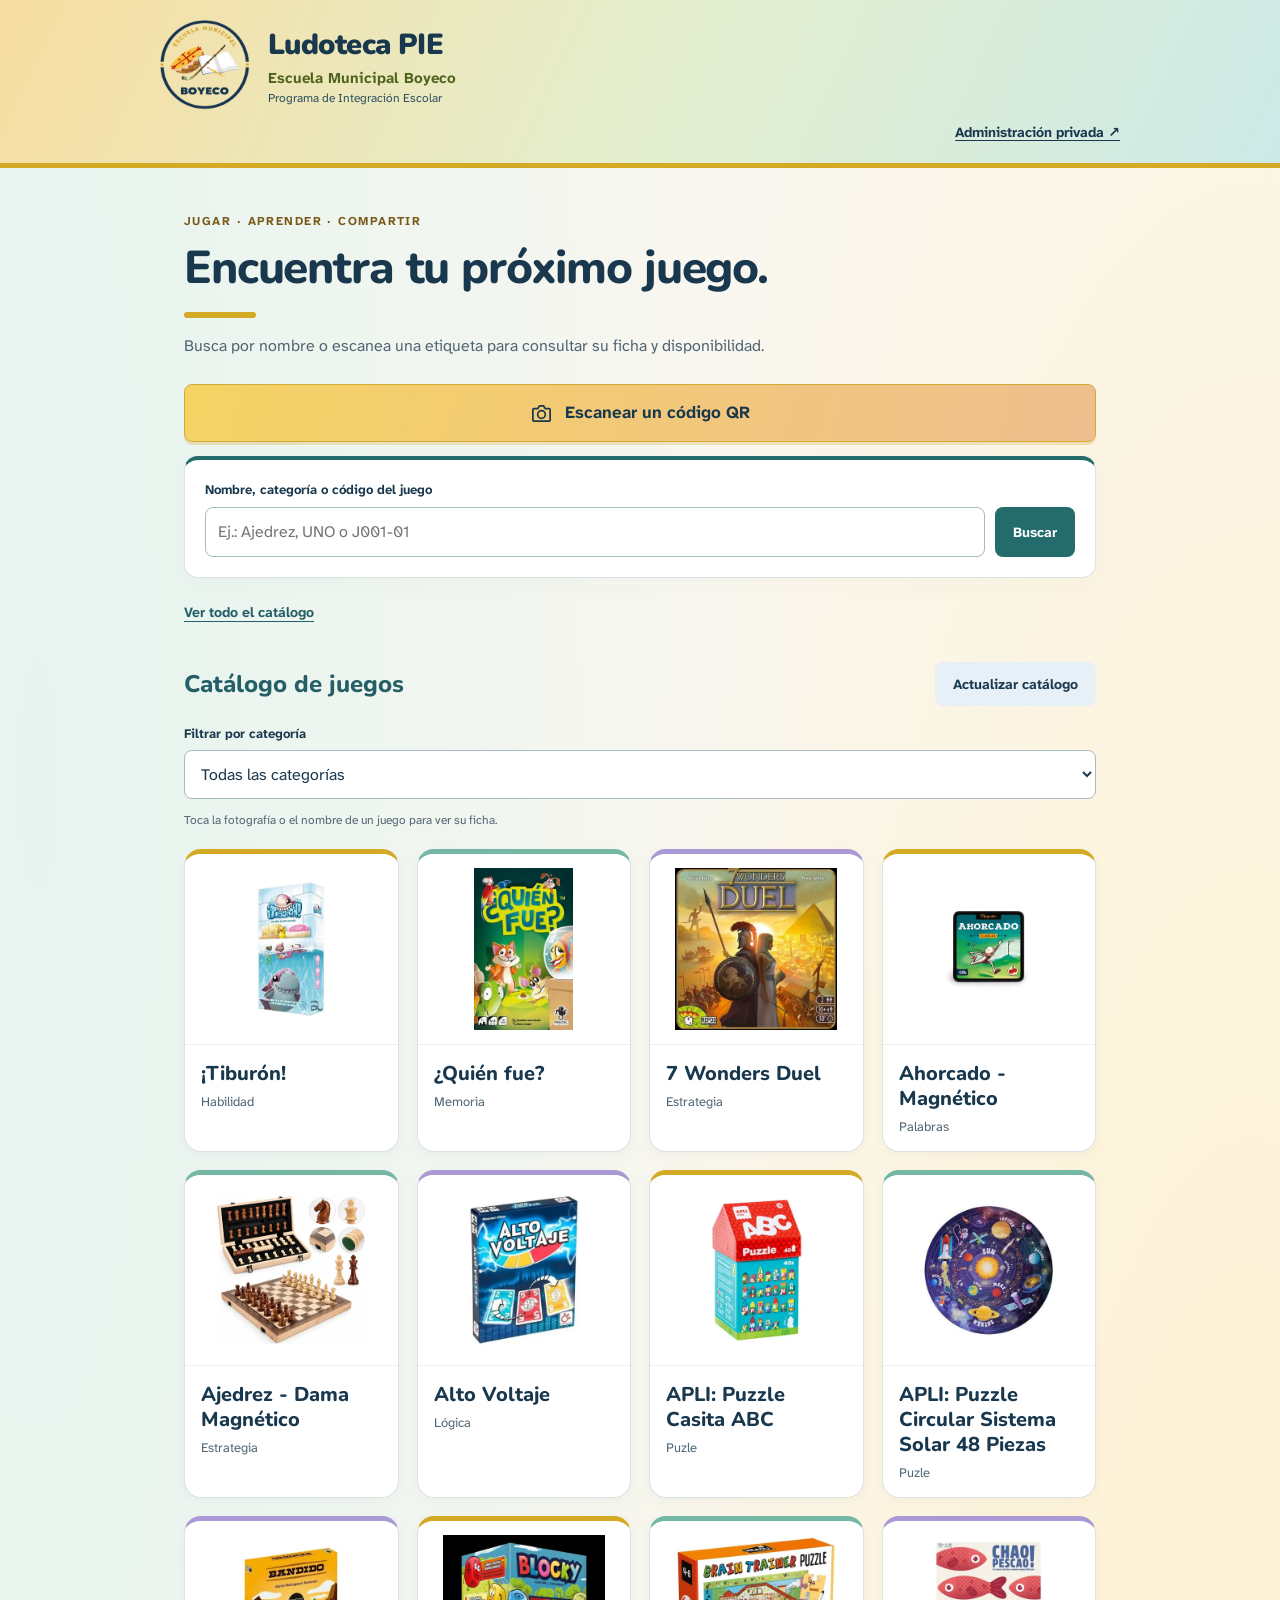
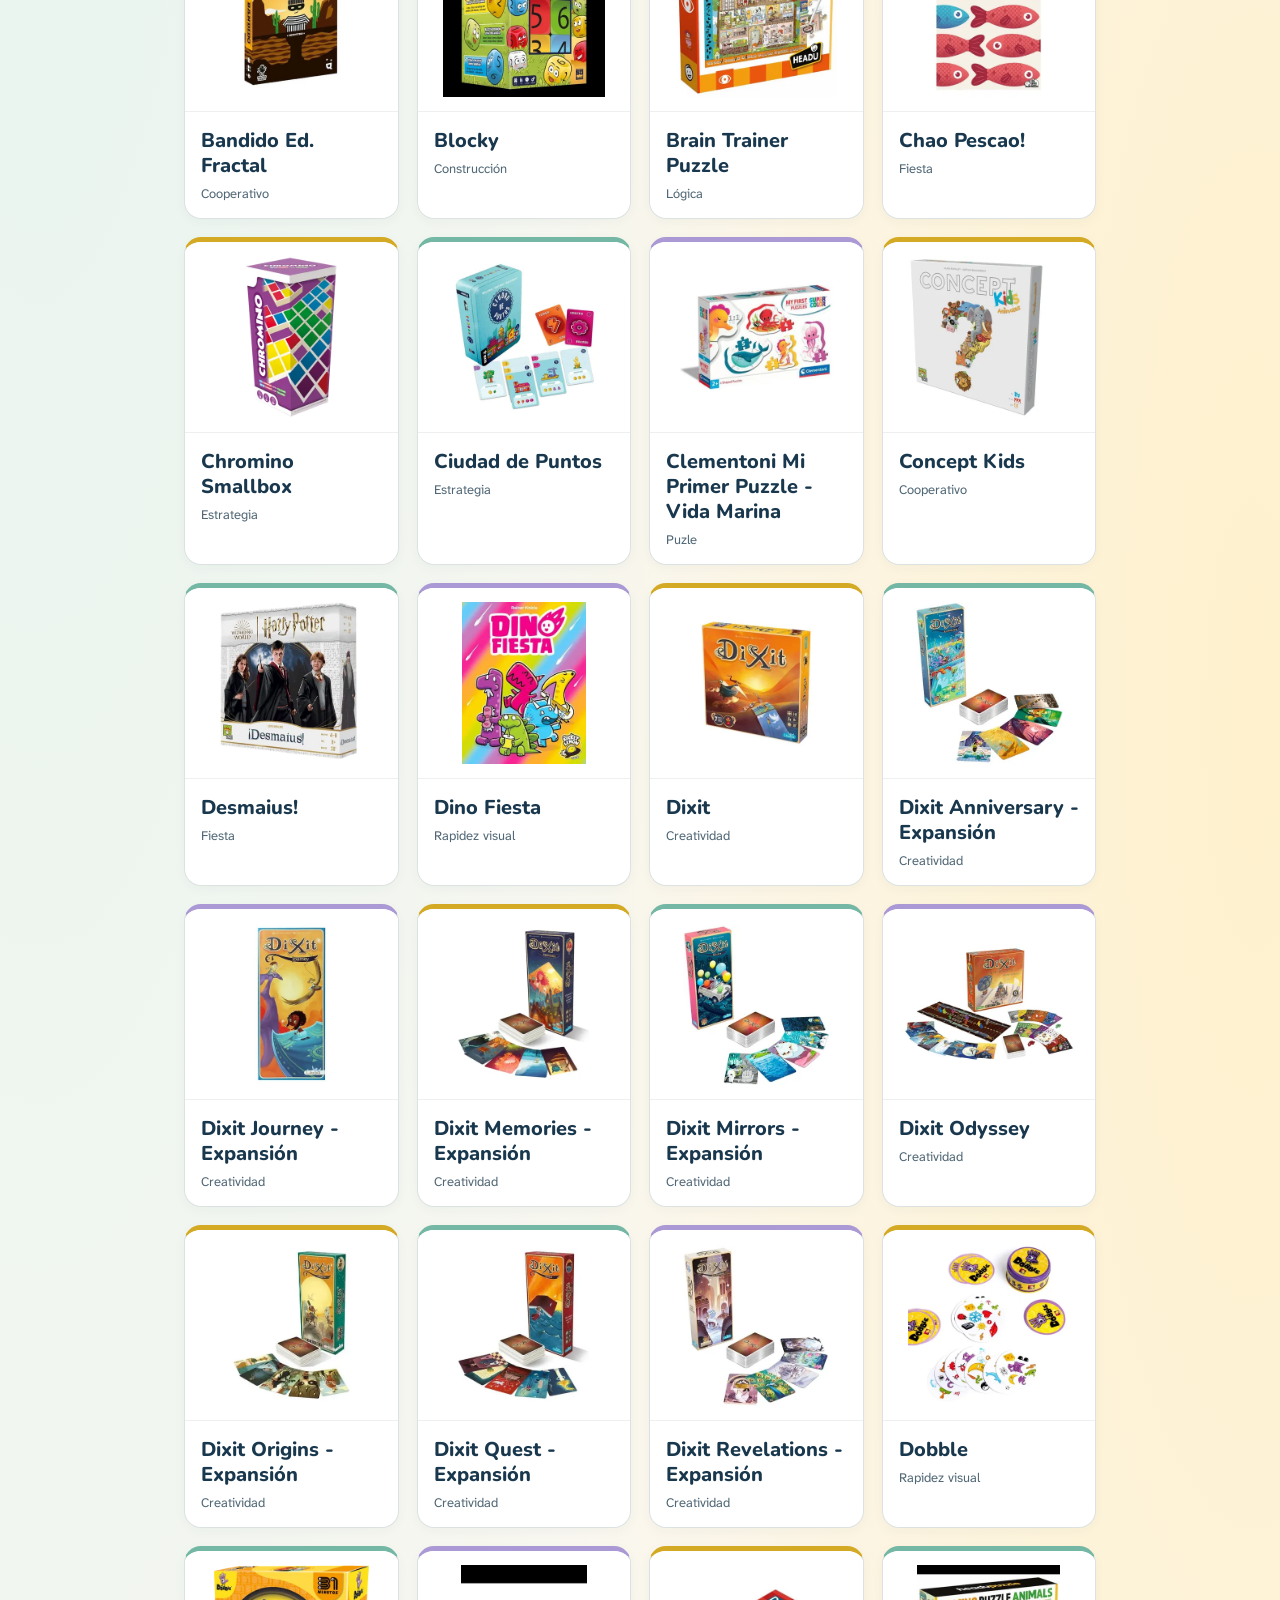
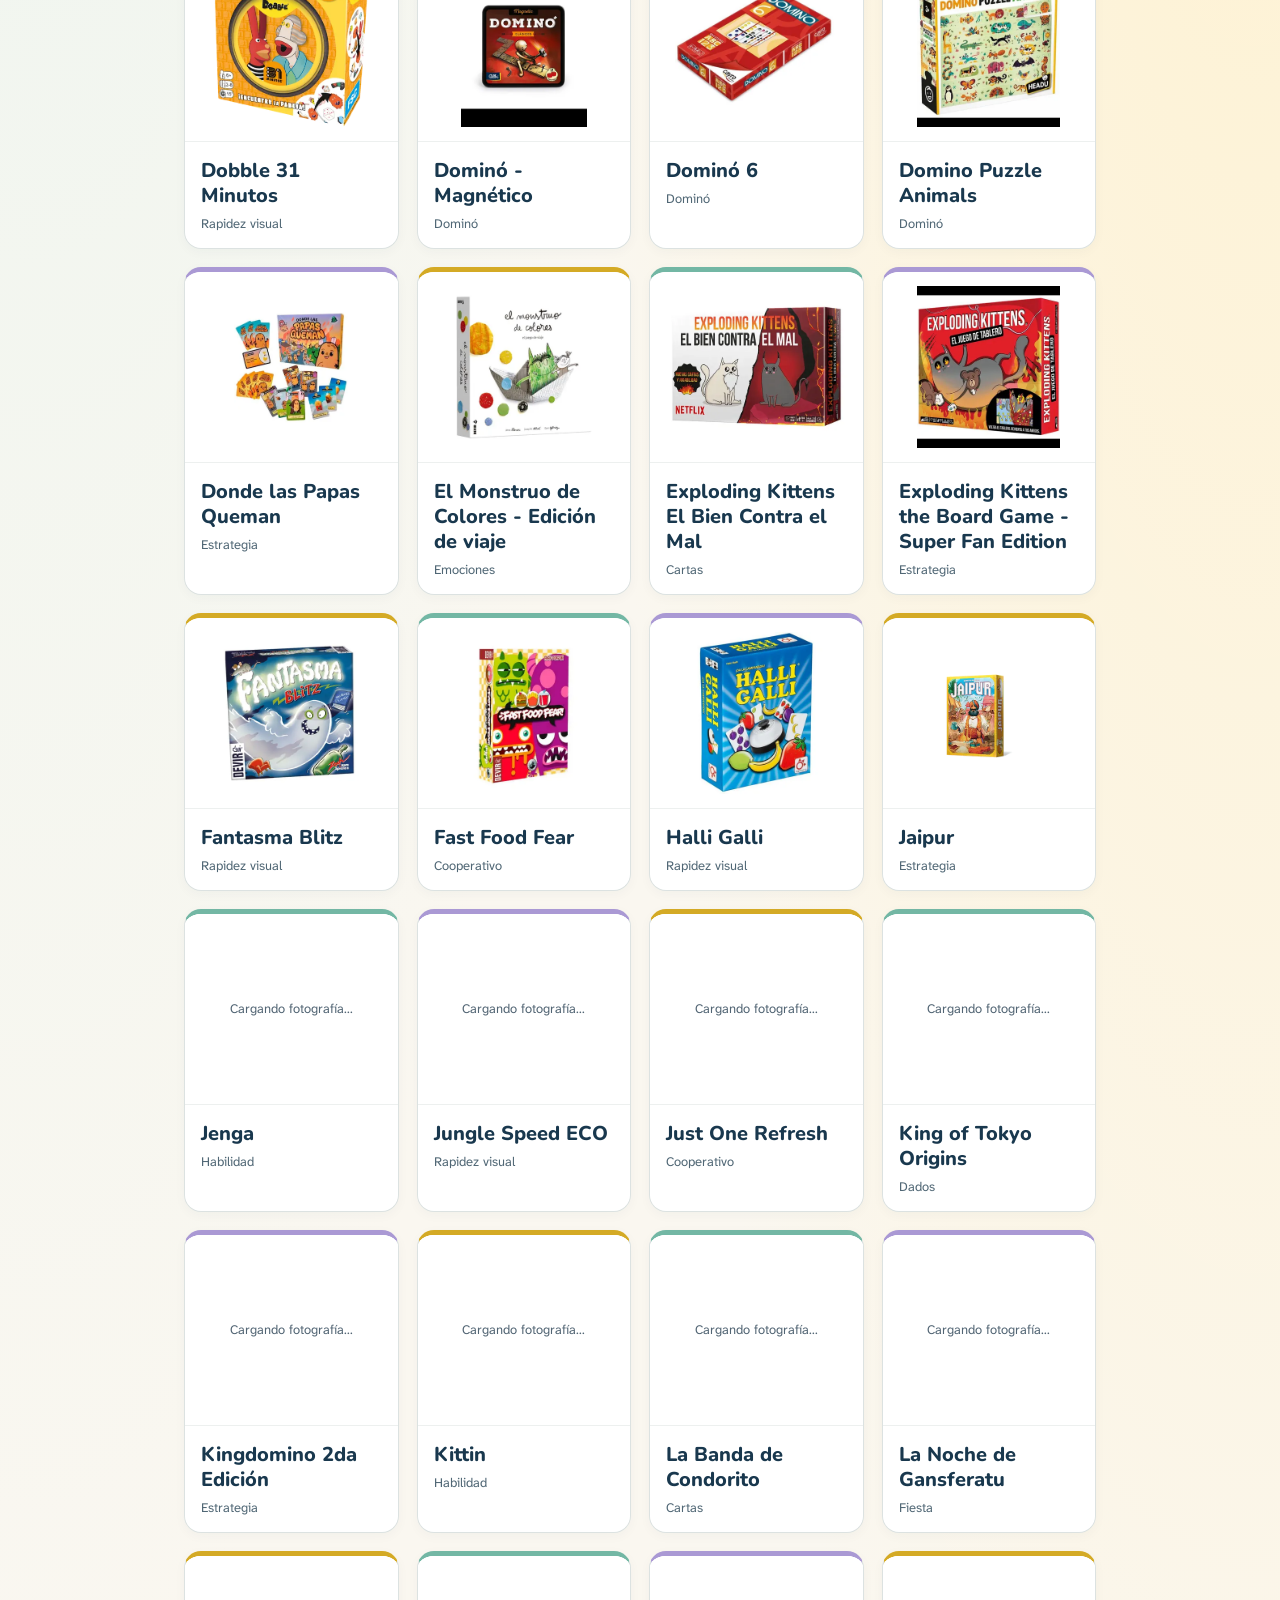
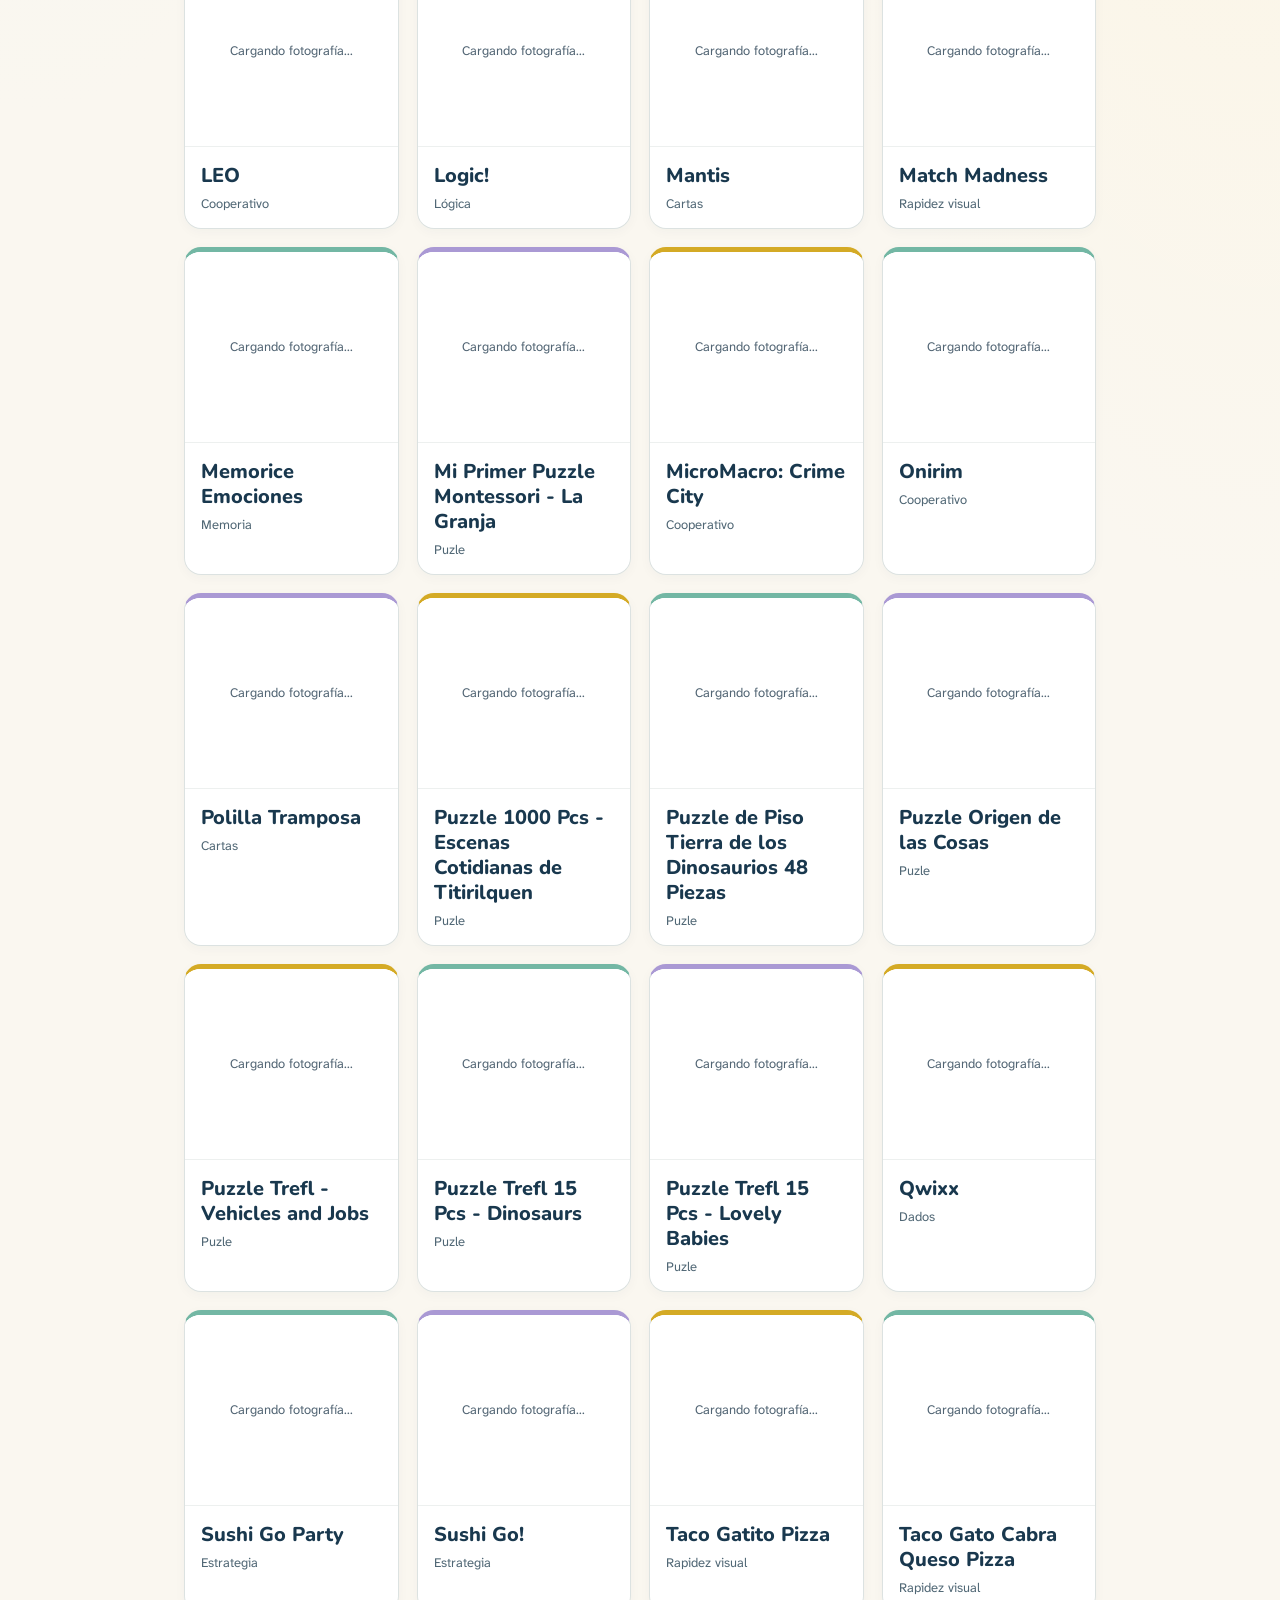
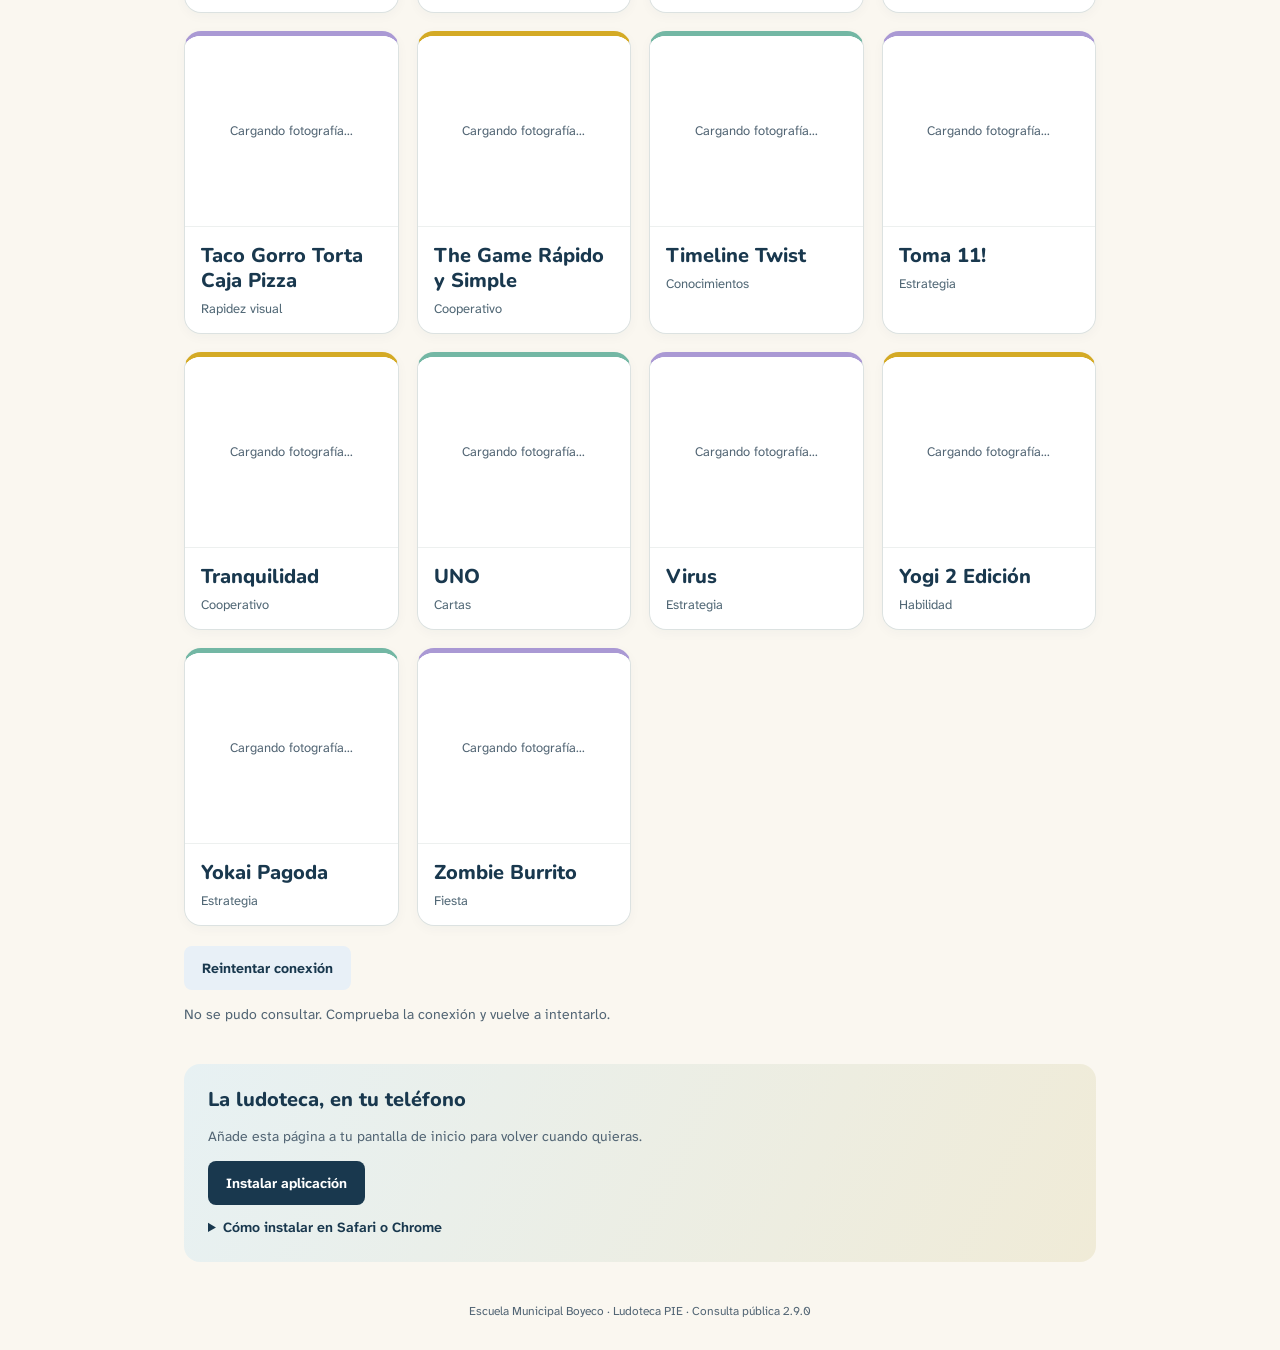
<file: index.html>
<!doctype html>
<html lang="es-CL">
<head>
  <meta charset="utf-8">
  <meta name="viewport" content="width=device-width,initial-scale=1,viewport-fit=cover">
  <meta name="theme-color" content="#f5e9b9">
  <meta name="apple-mobile-web-app-capable" content="yes">
  <meta name="apple-mobile-web-app-title" content="Ludoteca PIE">
  <meta name="referrer" content="no-referrer">
  <meta http-equiv="Content-Security-Policy" content="default-src 'self'; script-src 'self' https://script.google.com https://script.googleusercontent.com; img-src 'self' data:; style-src 'self'; connect-src 'self'; media-src 'self' blob:; object-src 'none'; base-uri 'self'; form-action 'self'; worker-src 'self'; manifest-src 'self'">
  <title>Ludoteca PIE · Escuela Boyeco</title>
  <link rel="preconnect" href="https://script.google.com">
  <link rel="preconnect" href="https://script.googleusercontent.com">
  <link rel="preload" href="./catalogo-inicial.json?v=2.9.0" as="fetch" crossorigin="anonymous">
  <link rel="manifest" href="./manifest.webmanifest?v=2.9.0">
  <link rel="icon" href="./icons/boyeco-transparente-favicon.png?v=2.9.0" type="image/png">
  <link rel="apple-touch-icon" href="./icons/boyeco-transparente-apple.png?v=2.9.0">
  <link rel="stylesheet" href="./app.css?v=2.9.0">
  <link rel="stylesheet" href="./catalogo.css?v=2.9.0">
  <link rel="stylesheet" href="./fonts/fonts.css?v=2.9.0">
  <link rel="stylesheet" href="./identidad.css?v=2.9.0">
  <link rel="stylesheet" href="./alegria.css?v=2.9.0">
  <script src="./config.js?v=2.9.0" defer></script>
  <script src="./core.js?v=2.9.0" defer></script>
  <script src="./catalogo-datos.js?v=2.9.0" defer></script>
  <script src="./fotos.js?v=2.9.0" defer></script>
  <script src="./app.js?v=2.9.0" defer></script>
</head>
<body>
  <header><a class="brand" href="./" aria-label="Ludoteca PIE · Ir al inicio"><img src="./icons/logo-escuela-transparente.png?v=2.9.0" width="76" height="76" alt="Escuela Municipal Boyeco"><div><strong>Ludoteca PIE</strong><span>Escuela Municipal Boyeco</span><small>Programa de Integración Escolar</small></div></a><a class="admin-link" href="https://script.google.com/macros/s/AKfycbw6E5QyWPimQhS3XMEas1A9X9z2VuXsoz50krZVo6GawAph3P8_og8mZEWh1CGGwe6DJw/exec" target="_blank" rel="noopener noreferrer" referrerpolicy="no-referrer">Administración privada ↗</a></header>
  <main>
    <section class="intro"><p class="eyebrow">JUGAR · APRENDER · COMPARTIR</p><h1>Encuentra tu próximo juego.</h1><p>Busca por nombre o escanea una etiqueta para consultar su ficha y disponibilidad.</p></section>
    <section class="search-area" aria-label="Buscar un juego">
      <button id="escanear" class="scan-button" type="button"><svg class="camera-icon" aria-hidden="true" viewBox="0 0 24 24"><path d="M4 7h4l2-3h4l2 3h4a1 1 0 0 1 1 1v11a1 1 0 0 1-1 1H4a1 1 0 0 1-1-1V8a1 1 0 0 1 1-1Z"/><circle cx="12" cy="13" r="4"/></svg> Escanear un código QR</button>
      <form id="buscar" class="search"><label for="consulta">Nombre, categoría o código del juego</label><div class="search-row"><input id="consulta" name="q" type="search" placeholder="Ej.: Ajedrez, UNO o J001-01" maxlength="80" autocomplete="off" required><button type="submit">Buscar</button></div></form>
      <button id="inicio-catalogo" type="button" class="link-button">Ver todo el catálogo</button>
    </section>
    <section id="catalogo" aria-labelledby="titulo-catalogo"><div class="catalog-heading"><h2 id="titulo-catalogo">Catálogo de juegos</h2><button id="refrescar-catalogo" type="button" class="secondary">Actualizar catálogo</button></div><label for="categoria-filtro">Filtrar por categoría</label><select id="categoria-filtro"><option value="">Todas las categorías</option></select><p class="note">Toca la fotografía o el nombre de un juego para ver su ficha.</p><div id="resultados" class="catalog-grid" aria-label="Listado de juegos"></div><button id="limpiar-filtros" class="link-button" type="button" hidden>Mostrar todo el catálogo</button></section>
    <div class="recovery-actions"><button id="reintentar-conexion" type="button" class="secondary" hidden>Reintentar conexión</button></div><p id="estado" role="status" aria-live="polite">Cargando catálogo…</p>
    <article id="ficha" hidden aria-labelledby="nombre">
      <div class="cover-area"><img id="foto" alt="" hidden><span id="sin-foto">Fotografía no disponible</span></div>
      <div class="game-info"><p class="eyebrow" id="categoria"></p><h2 id="nombre"></h2><div class="counts"><div><span>Cantidad total</span><strong id="total"></strong></div><div><span>Disponibles</span><strong id="disponibles"></strong></div><div><span>Prestados</span><strong id="prestados"></strong></div></div><p id="nota-prestados" class="note"></p><h3>Descripción</h3><p id="descripcion" class="description"></p><p class="note" id="estado-ficha38" role="status" aria-live="polite">La disponibilidad permanece visible hasta que la actualices.</p><button id="actualizar-ficha" type="button" class="secondary">Actualizar disponibilidad</button><button id="volver-buscar" type="button" class="link-button">Volver al catálogo y buscar otro juego</button></div>
    </article>
    <aside class="install">
      <h2>La ludoteca, en tu teléfono</h2><p>Añade esta página a tu pantalla de inicio para volver cuando quieras.</p>
      <button id="instalar" type="button" aria-controls="ayuda-instalacion">Instalar aplicación</button>
      <p id="app-instalada" role="status" hidden>Ya estás usando la ludoteca como aplicación.</p>
      <details id="ayuda-instalacion"><summary>Cómo instalar en Safari o Chrome</summary>
        <div id="instalacion-ios"><h3>iPhone o iPad · Safari y Chrome</h3><ol><li>Abre esta página en Safari o Chrome y toca <b>Compartir</b> (el cuadrado con una flecha hacia arriba). En Safari, puede estar dentro de <b>Más (…)</b>.</li><li>Busca <b>Añadir a pantalla de inicio</b> o <b>Agregar a Inicio</b>. Si aparece <b>Abrir como app web</b>, déjalo activado.</li><li>Toca <b>Añadir</b> o <b>Agregar</b>. Encontrarás el icono de Ludoteca PIE en tu pantalla de inicio.</li></ol><p>Si Chrome no muestra esa opción, abre esta misma página en Safari.</p></div>
        <div id="instalacion-android"><h3>Android · Chrome</h3><ol><li>Si el botón abre un aviso de instalación, toca <b>Instalar</b>.</li><li>Si no aparece el aviso, abre el menú <b>⋮</b> de Chrome y busca <b>Instalar aplicación</b>, <b>Instalar y crear acceso directo</b> o <b>Añadir a pantalla de inicio</b>.</li><li>Confirma la instalación siguiendo las indicaciones del teléfono.</li></ol></div>
        <div id="instalacion-otros"><h3>En un computador</h3><p>En Chrome o Edge, usa la opción de instalar de la barra de direcciones o del menú del navegador. En Safari de Mac, usa <b>Archivo → Agregar al Dock</b>.</p></div>
        <p>Necesitas conexión para consultar la disponibilidad actual.</p>
      </details>
    </aside>
    <noscript>Activa JavaScript para consultar las fichas y utilizar el lector QR.</noscript>
  </main>
  <dialog id="lector" aria-labelledby="titulo-lector">
    <div class="dialog-head"><h2 id="titulo-lector">Escanear un QR</h2><button type="button" id="cerrar-lector" class="secondary" aria-label="Cerrar cámara">Cerrar</button></div>
    <p>Apunta la cámara trasera a la etiqueta del juego. Al reconocerla se abrirá su ficha aquí mismo.</p>
    <div class="video-area"><video id="camara" playsinline muted autoplay aria-label="Vista de la cámara para leer QR"></video><div class="scan-frame" aria-hidden="true"></div></div>
    <p id="estado-lector" role="status" aria-live="polite">Preparando cámara…</p>
    <p class="note">Lector QR 2.9.0 · La imagen se analiza en tu teléfono. No se envía ni se guarda.</p>
    <button type="button" id="reintentar-camara" class="secondary" hidden>Intentar de nuevo</button>
  </dialog>
  <footer>Escuela Municipal Boyeco · Ludoteca PIE · Consulta pública 2.9.0</footer>
</body>
</html>
</file>
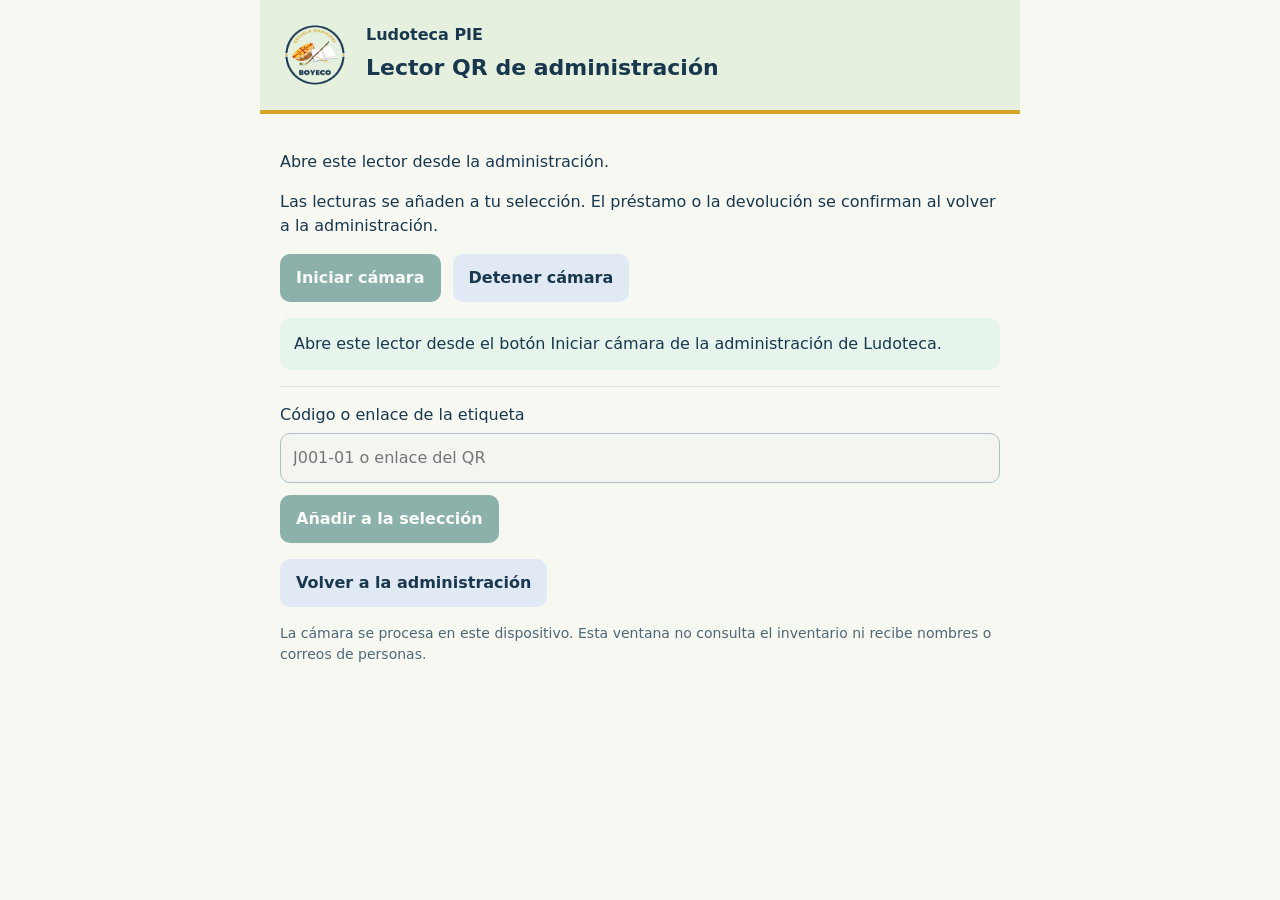
<file: lector-admin.html>
<!doctype html><html lang="es-CL"><head><meta charset="utf-8"><meta name="viewport" content="width=device-width,initial-scale=1"><meta name="referrer" content="no-referrer"><meta http-equiv="Content-Security-Policy" content="default-src 'self'; script-src 'self'; style-src 'self'; img-src 'self' data:; connect-src 'none'; media-src 'self' blob:; object-src 'none'; base-uri 'none'; form-action 'none'"><title>Lector QR · Ludoteca PIE</title><link rel="icon" href="./icons/boyeco-transparente-favicon.png"><link rel="stylesheet" href="./lector-admin.css?v=3.4"><script src="./vendor/jsQR-1.4.0.js?v=2.8.3" defer></script><script src="./scanner.js?v=2.8.3" defer></script><script src="./lector-admin.js?v=3.4" defer></script></head><body><header><img src="./icons/boyeco-transparente-192.png" width="70" height="70" alt="Escuela Municipal Boyeco"><div><strong>Ludoteca PIE</strong><h1>Lector QR de administración</h1></div></header><main><p id="modo">Abre este lector desde la administración.</p><p>Las lecturas se añaden a tu selección. El préstamo o la devolución se confirman al volver a la administración.</p><div class="acciones"><button id="iniciar" disabled>Iniciar cámara</button><button id="detener" class="secundario">Detener cámara</button></div><video id="camara" playsinline muted autoplay hidden aria-label="Cámara para leer etiquetas QR"></video><p id="estado" role="status" aria-live="polite">Verificando conexión con la administración…</p><p id="cantidad" role="status"></p><form id="codigo-form"><label for="codigo">Código o enlace de la etiqueta</label><input id="codigo" maxlength="600" autocomplete="off" placeholder="J001-01 o enlace del QR" disabled><button id="enviar" disabled>Añadir a la selección</button></form><p><button id="volver" class="secundario">Volver a la administración</button></p><p class="nota">La cámara se procesa en este dispositivo. Esta ventana no consulta el inventario ni recibe nombres o correos de personas.</p></main></body></html>
</file>
<file: app.css>
:root{color-scheme:light;--ink:#19384e;--gold:#d4aa25;--muted:#526574;--paper:#f7f6f0;--line:#dce2e1}*{box-sizing:border-box}body{margin:0;background:var(--paper);color:var(--ink);font:16px/1.5 system-ui,-apple-system,Arial}body.scanning{overflow:hidden}header{padding:20px 24px;background:var(--ink);color:white;border-bottom:5px solid var(--gold)}.brand{display:flex;gap:18px;align-items:center;max-width:960px;margin:auto}.brand img{background:white;border-radius:50%;object-fit:contain;flex-shrink:0}.brand strong{font-size:26px;letter-spacing:-.02em}.brand span,.brand small{display:block}.brand span{font-size:15px;color:#f1d87b}.brand small{font-size:12px;opacity:.88}main{max-width:960px;margin:auto;padding:32px 24px 20px}.intro{max-width:660px}.eyebrow{color:#755a0d;font-size:12px;font-weight:750;letter-spacing:.12em;text-transform:uppercase}h1{font-size:clamp(32px,5vw,46px);line-height:1.12;letter-spacing:-.035em;margin:12px 0 16px}h2{font-size:28px;line-height:1.2;margin:8px 0 24px}h3{font-size:16px;margin:24px 0 8px}.intro>p:last-child{color:var(--muted)}.search-area{margin-top:26px}.scan-button{width:100%;background:var(--gold);color:var(--ink);border:1px solid #b58c10;font-size:17px;padding:16px}.scan-button span{margin-right:8px;font-size:22px;line-height:1}.search{background:white;border:1px solid var(--line);border-radius:14px;padding:20px;margin:14px 0 12px}.search label{display:block;font-size:13px;font-weight:700;margin-bottom:8px}.search-row{display:flex;gap:10px}input{min-width:0;width:100%;border:1px solid #a7babf;border-radius:8px;padding:12px;font:inherit}button{border:0;border-radius:8px;padding:12px 18px;min-height:44px;background:var(--ink);color:white;font:700 14px system-ui;cursor:pointer}button:disabled{opacity:.6;cursor:wait}button.secondary{background:#e7edf0;color:var(--ink)}button.link-button{background:transparent;color:var(--ink);text-decoration:underline;text-underline-offset:4px;padding:12px 0;text-align:left}.actions{display:flex;gap:10px;flex-wrap:wrap}:focus-visible{outline:3px solid #ac7412;outline-offset:3px}#estado{font-size:14px;color:var(--muted);min-height:24px}.results{display:grid;grid-template-columns:repeat(auto-fit,minmax(235px,1fr));gap:14px;margin:20px 0}.result-card{padding:22px;border:1px solid var(--line);border-radius:14px;background:white}.result-card h2{font-size:22px;margin:8px 0 12px}.result-card p{font-size:14px}.result-card button{margin-top:10px}#ficha{display:grid;grid-template-columns:minmax(210px,1fr) 1.3fr;overflow:hidden;background:white;border:1px solid var(--line);border-radius:20px;margin:24px 0}.cover-area{display:flex;align-items:center;justify-content:center;min-height:320px;padding:26px;background:#e9eeea;color:#536865;text-align:center}.cover-area img{max-width:100%;max-height:380px;object-fit:contain;border-radius:6px}.game-info{padding:30px}.counts{display:grid;grid-template-columns:1fr 1fr;gap:12px}.counts>div{border-top:3px solid var(--gold);padding-top:12px}.counts span{font-size:13px;color:var(--muted)}.counts strong{display:block;font-size:34px;color:var(--ink)}.description{white-space:pre-wrap;overflow-wrap:anywhere}.note{font-size:12px;color:var(--muted)}.install{border-top:1px solid #d1dbd6;margin-top:36px;padding-top:24px}.install h2{font-size:20px;margin:0 0 6px}.install p{font-size:14px;color:var(--muted)}details{margin-top:12px;font-size:14px}summary{cursor:pointer;font-weight:650}footer{padding:20px 24px 30px;text-align:center;font-size:12px;color:var(--muted)}dialog{width:min(580px,calc(100% - 24px));padding:22px;border:0;border-radius:18px;color:var(--ink);max-height:94dvh;overflow:auto;box-shadow:0 20px 80px #0005}dialog::backdrop{background:#081a2bd9}.dialog-head{display:flex;align-items:center;justify-content:space-between;gap:10px}.dialog-head h2{font-size:24px;margin:0}dialog>p{font-size:14px}.video-area{position:relative;aspect-ratio:4/3;overflow:hidden;border-radius:10px;background:#101820}video{display:block;width:100%;height:100%;object-fit:cover}.scan-frame{position:absolute;width:64%;aspect-ratio:1;max-height:88%;left:50%;top:50%;transform:translate(-50%,-50%);border:3px solid #f5d75a;border-radius:18px;box-shadow:0 0 0 100vmax #0003;pointer-events:none}dialog.fallback-dialog{position:fixed;inset:5vh 0 auto;z-index:999}[hidden]{display:none!important}@media(max-width:620px){main{padding:24px 16px}header{padding:16px}.brand{gap:13px}.brand img{width:66px;height:66px}.brand strong{font-size:23px}.brand span{font-size:13px}.brand small{font-size:10px}#ficha{grid-template-columns:1fr}.cover-area{min-height:200px;padding:20px}.cover-area img{max-height:240px}.game-info{padding:22px}.search{padding:16px}.search-row{flex-direction:column}.actions{flex-direction:column}.actions button{width:100%}h1{font-size:36px}dialog{padding:18px}}@media(prefers-reduced-motion:reduce){*{scroll-behavior:auto!important}}


.disponibilidad38{display:block;color:#185336;background:#dff2e8;border-radius:9px;padding:6px 8px;margin-top:8px;font-size:14px;line-height:1.35}.sin-disponibilidad38{background:#fee2e2;color:#9f1c1c;border:1px solid #e67d7d;font-weight:700}button.actualizando38::before{content:'';display:inline-block;width:13px;height:13px;border:2px solid currentColor;border-right-color:transparent;border-radius:50%;margin-right:8px;animation:girar38 .8s linear infinite}@keyframes girar38{to{transform:rotate(360deg)}}@media(prefers-reduced-motion:reduce){button.actualizando38::before{animation:none}}#estado-ficha38{min-height:2.5em}
</file>
<file: catalogo.css>
.camera-icon{display:inline-block;width:23px;height:23px;vertical-align:middle;margin-right:7px;fill:none;stroke:currentColor;stroke-width:1.8;stroke-linecap:round;stroke-linejoin:round}.catalog-heading{display:flex;gap:12px;align-items:center;justify-content:space-between;margin:28px 0 18px}.catalog-heading h2{font-size:24px;margin:0}#catalogo>label{display:block;font-size:13px;font-weight:700;margin:14px 0 6px}select{font:inherit;background:white;color:var(--ink);border:1px solid #a7babf;border-radius:8px;padding:12px;width:100%;min-height:46px}.name-list{overflow:hidden;border:1px solid var(--line);border-radius:14px;background:white}.game-name{width:100%;border-radius:0;background:white;color:var(--ink);display:flex;align-items:center;justify-content:space-between;gap:14px;text-align:left;padding:18px 20px;font-size:17px;font-weight:600;border-bottom:1px solid var(--line);min-height:60px}.game-name:last-child{border-bottom:0}.game-name:hover{background:#f8f3dc}.game-name span:last-child{color:#826717;font-size:23px}.counts{grid-template-columns:repeat(3,minmax(0,1fr))}.counts span{font-size:12px}.counts strong{font-size:32px}@media(max-width:620px){.catalog-heading{align-items:flex-start}.catalog-heading h2{font-size:23px}.catalog-heading button{font-size:12px;padding:10px}.game-name{font-size:16px;padding:16px}.counts span{font-size:11px}}


/* Tarjetas con carátulas originales sobre una superficie blanca uniforme. */
.catalog-grid{display:grid;grid-template-columns:repeat(auto-fill,minmax(200px,1fr));gap:18px;margin:20px 0}
.game-card{display:flex;flex-direction:column;padding:0;overflow:hidden;background:#fff;color:var(--ink);border:1px solid var(--line);border-top:5px solid #d4aa25;border-radius:17px;text-align:left;box-shadow:0 3px 12px #19384e09;min-width:0}
.game-card:nth-child(3n+2){border-top-color:#73b7a4}.game-card:nth-child(3n){border-top-color:#aa99d4}
.game-card:hover{box-shadow:0 5px 18px #19384e18;filter:none}.game-card:focus-visible{outline:3px solid #a24f19;outline-offset:3px}
.game-card-media{position:relative;width:100%;height:190px;display:flex;align-items:center;justify-content:center;background:#fff;padding:14px}
.game-card-media img{display:block;width:100%;height:100%;object-fit:contain;background:#fff}
.game-card-placeholder{position:absolute;inset:0;display:grid;place-items:center;font-size:13px;font-weight:400;color:var(--muted);text-align:center;padding:12px;background:#fff}
.game-card-info{display:flex;flex-direction:column;gap:7px;width:100%;padding:16px;border-top:1px solid #edf0ef}
.game-card-name{font:800 20px/1.25 Nunito,system-ui,sans-serif;overflow-wrap:anywhere}.game-card-category{font-size:13px;font-weight:400;color:#506775}
.cover-area,.cover-area img{background:#fff!important}
@media(max-width:500px){.catalog-grid{grid-template-columns:repeat(2,minmax(0,1fr));gap:12px}.game-card-media{height:150px;padding:10px}.game-card-info{padding:12px}.game-card-name{font-size:17px}}
@media(max-width:330px){.catalog-grid{grid-template-columns:1fr}}
</file>
<file: fonts/fonts.css>
@font-face {
  font-family: 'Nunito';
  font-style: normal;
  font-weight: 600 900;
  font-display: swap;
  src: url(./nunito.woff2) format('woff2');
  unicode-range: U+0000-00FF, U+0131, U+0152-0153, U+02BB-02BC, U+02C6, U+02DA, U+02DC, U+0304, U+0308, U+0329, U+2000-206F, U+20AC, U+2122, U+2191, U+2193, U+2212, U+2215, U+FEFF, U+FFFD;
}
@font-face {
  font-family: 'Atkinson Hyperlegible Next';
  font-style: normal;
  font-weight: 400 700;
  font-display: swap;
  src: url(./atkinson.woff2) format('woff2');
  unicode-range: U+0000-00FF, U+0131, U+0152-0153, U+02BB-02BC, U+02C6, U+02DA, U+02DC, U+0304, U+0308, U+0329, U+2000-206F, U+20AC, U+2122, U+2191, U+2193, U+2212, U+2215, U+FEFF, U+FFFD;
}
</file>
<file: identidad.css>
/* Identidad Boyeco: colores del logo con acentos y fuentes locales legibles. */
:root{--teal:#246b6b;--coral:#aa5042;--gold-soft:#fff1bf;--mint-soft:#e7f2ed;--sky-soft:#e8f0f7;--rose-soft:#f8ebe6;font-family:'Atkinson Hyperlegible Next',system-ui,sans-serif}body{font-family:'Atkinson Hyperlegible Next',system-ui,sans-serif;background:radial-gradient(ellipse at 5% 0%,#edf3f8 0,transparent 42%),radial-gradient(ellipse at 100% 30%,#fff3d2 0,transparent 38%),#f7f6f0}header{background:linear-gradient(115deg,#19384e 15%,#215865 100%)}h1,h2,h3,.brand strong{font-family:'Nunito',system-ui,sans-serif;font-weight:800}h1{color:#19384e;letter-spacing:-.025em}h1::after{content:'';display:block;width:72px;height:6px;border-radius:4px;background:#d4aa25;margin-top:18px}.brand strong{font-weight:900}.scan-button{background:linear-gradient(100deg,#f7d566,#ecd383);border-color:#cda72c;box-shadow:0 3px 0 #d6b55655}.search{border-top:4px solid var(--teal);box-shadow:0 6px 24px #19384e07}.search button{background:var(--teal)}button{font-family:inherit}button:hover{filter:brightness(.96)}button.secondary{background:var(--sky-soft);color:#19384e}.name-list{box-shadow:0 6px 24px #19384e07;border:0;border-radius:16px}.game-name{font-family:'Nunito',system-ui,sans-serif;border-left:5px solid transparent}.game-name:nth-child(4n+1){border-left-color:#d4aa25}.game-name:nth-child(4n+2){border-left-color:#4d8a7d}.game-name:nth-child(4n+3){border-left-color:#6a8cba}.game-name:nth-child(4n+4){border-left-color:#c98270}.game-name:hover{background:#fff6da}.counts>div{border:0;border-radius:10px;padding:12px 10px;background:var(--sky-soft)}.counts>div:nth-child(2){background:var(--mint-soft)}.counts>div:nth-child(2) strong{color:#225d50}.counts>div:nth-child(3){background:var(--gold-soft)}.cover-area{background:linear-gradient(140deg,#e8f1ed,#f4efda)}.install{padding:24px;background:#eaf0f4;border:0;border-radius:16px}.eyebrow{font-weight:700}input,select{font-family:inherit}#ficha{box-shadow:0 8px 28px #19384e0a}.game-info .eyebrow{color:#31665f}.link-button{color:#245f67!important}@media(max-width:620px){.install{padding:20px}.counts>div{padding:12px 7px}}
</file>
<file: alegria.css>
/* El fondo pertenece a la página; el PNG y su caja conservan transparencia. */
header{background:linear-gradient(115deg,#f7dda0 0%,#e4efcf 52%,#cde9e7 100%);color:#19384e;border-bottom:5px solid #d4aa25}.brand img{background:transparent!important;border-radius:0;box-shadow:none!important;width:90px;height:90px}.brand span{color:#4d631d;font-weight:700}.brand small{color:#2d5260;opacity:1}.brand strong{color:#19384e;font-size:29px}.intro{position:relative}.eyebrow{color:#785918}body{background:radial-gradient(ellipse at 3% 10%,#e6f4ef 0,transparent 42%),radial-gradient(ellipse at 98% 30%,#fff1cd 0,transparent 40%),#faf7f0}.scan-button{background:linear-gradient(105deg,#f5d363,#efbe8e);border-color:#d3aa36}.game-name:nth-child(4n+1){background:#fffcf2;border-left-color:#d4aa25}.game-name:nth-child(4n+2){background:#f3faf6;border-left-color:#4d8a7d}.game-name:nth-child(4n+3){background:#f4f8fd;border-left-color:#7d9ec5}.game-name:nth-child(4n+4){background:#fff6f1;border-left-color:#c98270}.game-name:hover{background:#ffefbd}.catalog-heading h2{color:#245f67}.install{background:linear-gradient(115deg,#e7f1f3,#f0ebd7)}.recovery-actions{margin-top:8px}@media(max-width:620px){.brand img{width:76px;height:76px}.brand strong{font-size:25px}.brand small{font-size:11px}}
/* Mostrar el fotograma entero mantiene el encuadre visible alineado con el análisis. */ .video-area video{object-fit:contain}.video-area{background:#101820}.scan-frame{width:70%;border-radius:12px}

header .admin-link{display:block;max-width:960px;margin:12px auto 0;color:#19384e;text-align:right;font-size:14px;font-weight:700;text-underline-offset:3px}

header a.brand{color:inherit;text-decoration:none;border-radius:8px}header a.brand:focus-visible{outline:3px solid #a24f19;outline-offset:6px}
</file>
<file: lector-admin.css>
*{box-sizing:border-box}body{margin:0;background:#f6f8f1;color:#19384e;font:16px/1.5 system-ui,sans-serif}header,main{max-width:760px;margin:auto;padding:20px}header{display:flex;gap:16px;align-items:center;background:#e6f0df;border-bottom:4px solid #d6a526}h1{font-size:22px;margin:4px 0}button{font:inherit;font-weight:600;background:#246a65;color:#fff;border:0;border-radius:10px;padding:12px 16px;min-height:46px;cursor:pointer}button:disabled{opacity:.5;cursor:default}.secundario{background:#e1eaf4;color:#19384e}.acciones{display:flex;gap:12px;flex-wrap:wrap}video{width:100%;max-height:50vh;background:#172a38;border-radius:12px;margin-top:16px}video[hidden]{display:none}#estado{padding:14px;background:#e6f4eb;border-radius:10px}input{display:block;width:100%;font:inherit;padding:12px;border:1px solid #aebfc9;border-radius:10px;margin:6px 0 12px}form{padding-top:16px;border-top:1px solid #d8e1e4}.nota{font-size:14px;color:#506775}button:focus-visible,input:focus-visible{outline:3px solid #d6a526;outline-offset:3px}
</file>
